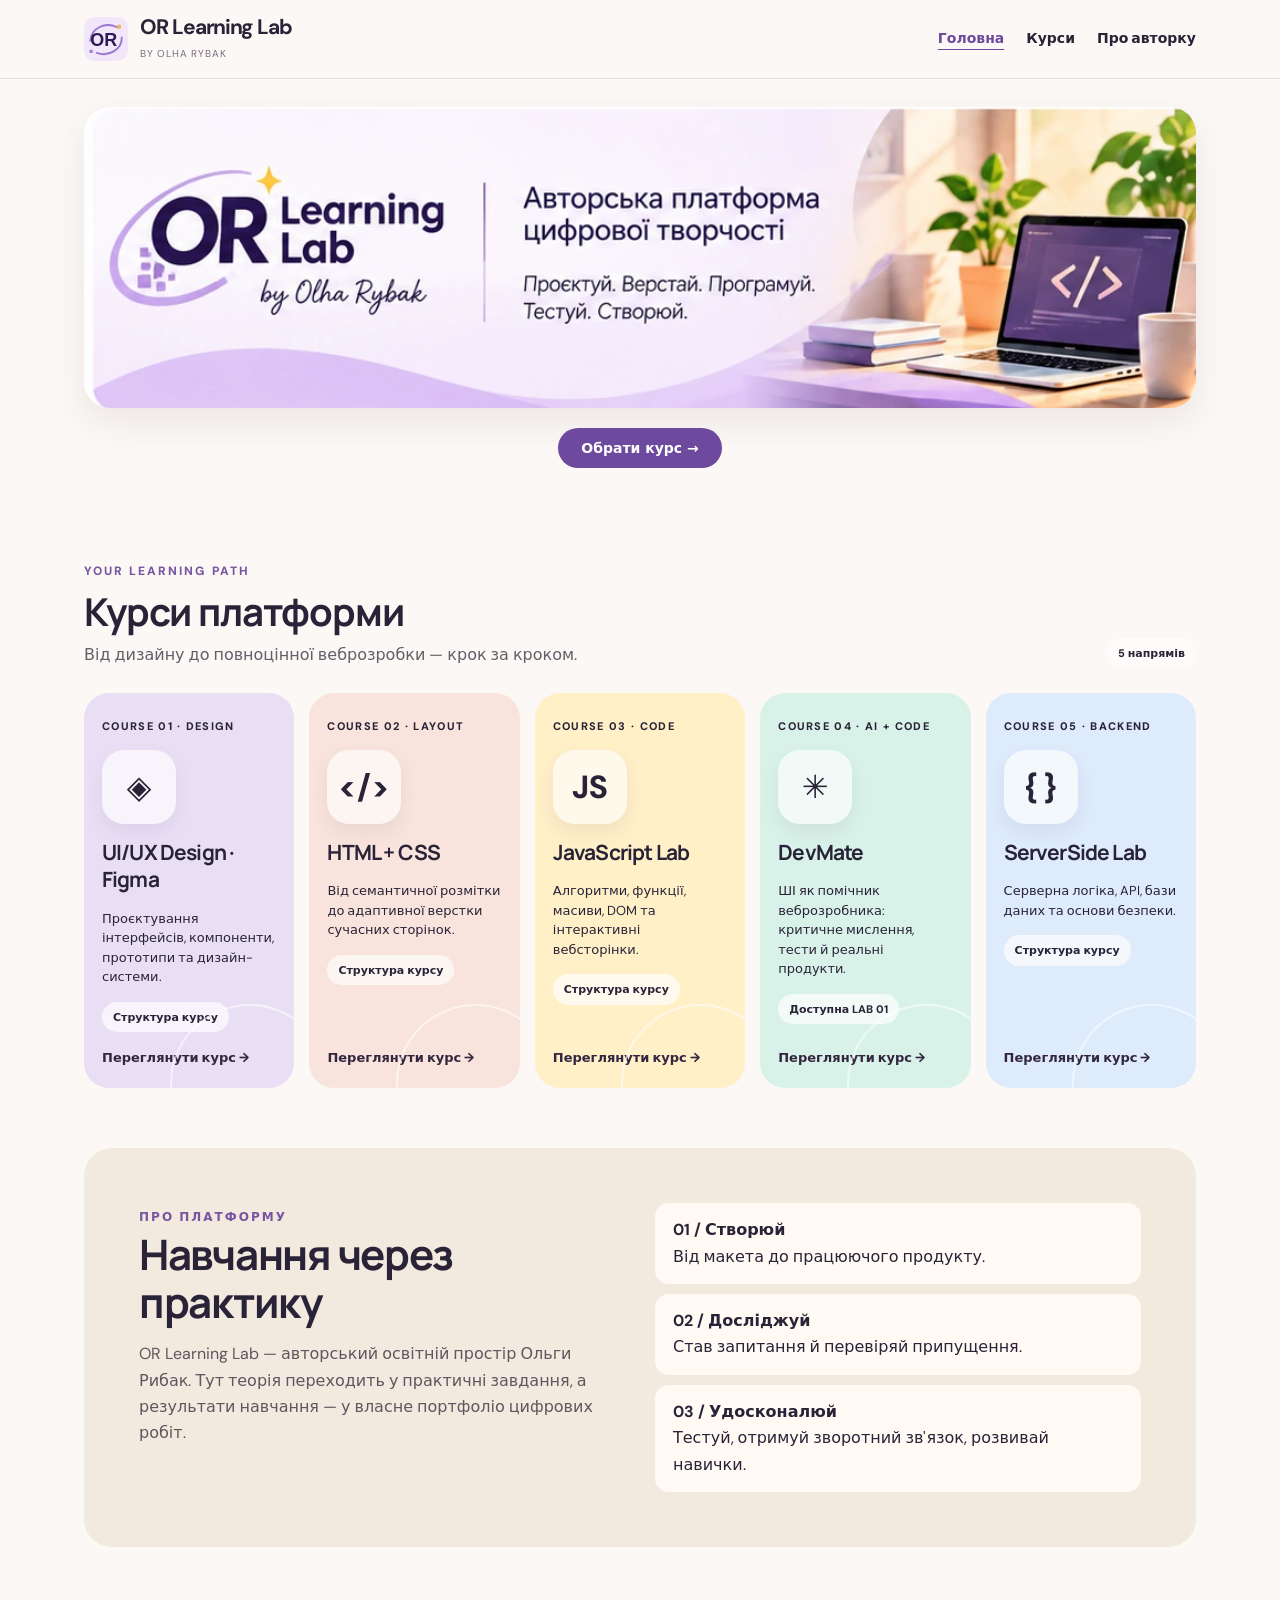
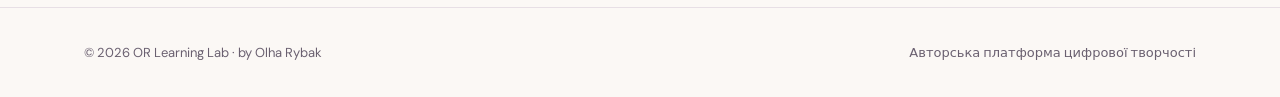
<file: index.html>
<!doctype html>
<html lang="uk"><head><meta charset="utf-8"/><meta content="width=device-width,initial-scale=1" name="viewport"/><meta content="#fbf8f5" name="theme-color"/><meta content="OR Learning Lab — авторські курси веброзробки та цифрової творчості Ольги Рибак" name="description"/><title>Авторська платформа цифрової творчості | OR Learning Lab</title><link href="assets/logo.svg" rel="icon" type="image/svg+xml"/><link href="assets/style.css" rel="stylesheet"/><link href="assets/platform.css" rel="stylesheet"/></head><body><a class="skip-link" href="#main-content">Перейти до основного вмісту</a><header class="platform-nav"><div class="wrap"><a class="brand" href="index.html"><img alt="OR" loading="lazy" src="assets/logo.svg"/><span><strong>OR Learning Lab</strong><small>BY OLHA RYBAK</small></span></a><nav aria-label="Головна навігація"><a aria-current="page" href="index.html">Головна</a><a href="index.html#courses">Курси</a><a href="index.html#about">Про авторку</a></nav></div></header><main class="wrap" id="main-content"><section aria-labelledby="platform-heading" class="hero-platform concept-hero"><h1 class="visually-hidden" id="platform-heading">OR Learning Lab — авторська платформа цифрової творчості</h1><img alt="OR Learning Lab by Olha Rybak — авторська платформа цифрової творчості. Проєктуй. Верстай. Програмуй. Тестуй. Створюй." class="concept-banner" src="assets/concept-banner.webp"/><div class="concept-actions"><a class="button" href="#courses">Обрати курс →</a></div></section><section aria-labelledby="courses-title" class="section" id="courses"><div class="course-intro"><div><span class="eyebrow">YOUR LEARNING PATH</span><h2 id="courses-title">Курси платформи</h2><p>Від дизайну до повноцінної веброзробки — крок за кроком.</p></div><span class="tag">5 напрямів</span></div><div class="course-grid"><article aria-labelledby="course-figma" class="course-card figma"><span class="course-number">COURSE 01 · DESIGN</span><div aria-hidden="true" class="course-icon">◈</div><h3 id="course-figma">UI/UX Design · Figma</h3><p>Проєктування інтерфейсів, компоненти, прототипи та дизайн-системи.</p><span class="tag">Структура курсу</span><a aria-label="Переглянути курс UI/UX Design · Figma" href="courses/figma/index.html">Переглянути курс →</a></article><article aria-labelledby="course-htmlcss" class="course-card htmlcss"><span class="course-number">COURSE 02 · LAYOUT</span><div aria-hidden="true" class="course-icon">&lt;/&gt;</div><h3 id="course-htmlcss">HTML + CSS</h3><p>Від семантичної розмітки до адаптивної верстки сучасних сторінок.</p><span class="tag">Структура курсу</span><a aria-label="Переглянути курс HTML + CSS" href="courses/html-css/index.html">Переглянути курс →</a></article><article aria-labelledby="course-javascript" class="course-card javascript"><span class="course-number">COURSE 03 · CODE</span><div aria-hidden="true" class="course-icon">JS</div><h3 id="course-javascript">JavaScript Lab</h3><p>Алгоритми, функції, масиви, DOM та інтерактивні вебсторінки.</p><span class="tag">Структура курсу</span><a aria-label="Переглянути курс JavaScript Lab" href="courses/javascript/index.html">Переглянути курс →</a></article><article aria-labelledby="course-devmate" class="course-card devmate"><span class="course-number">COURSE 04 · AI + CODE</span><div aria-hidden="true" class="course-icon">✳</div><h3 id="course-devmate">DevMate</h3><p>ШІ як помічник веброзробника: критичне мислення, тести й реальні продукти.</p><span class="tag">Доступна LAB 01</span><a aria-label="Переглянути курс DevMate" href="courses/devmate/index.html">Переглянути курс →</a></article><article aria-labelledby="course-backend" class="course-card backend"><span class="course-number">COURSE 05 · BACKEND</span><div aria-hidden="true" class="course-icon">{ }</div><h3 id="course-backend">ServerSide Lab</h3><p>Серверна логіка, API, бази даних та основи безпеки.</p><span class="tag">Структура курсу</span><a aria-label="Переглянути курс ServerSide Lab" href="courses/backend/index.html">Переглянути курс →</a></article></div></section><section aria-labelledby="about-title" class="about-panel" id="about"><div><span class="eyebrow">ПРО ПЛАТФОРМУ</span><h2 id="about-title">Навчання через практику</h2><p>OR Learning Lab — авторський освітній простір Ольги Рибак. Тут теорія переходить у практичні завдання, а результати навчання — у власне портфоліо цифрових робіт.</p></div><div class="about-details"><div><strong>01 / Створюй</strong><br/>Від макета до працюючого продукту.</div><div><strong>02 / Досліджуй</strong><br/>Став запитання й перевіряй припущення.</div><div><strong>03 / Удосконалюй</strong><br/>Тестуй, отримуй зворотний зв'язок, розвивай навички.</div></div></section></main><footer class="platform-footer"><div class="wrap"><span>© 2026 OR Learning Lab · by Olha Rybak</span><span>Авторська платформа цифрової творчості</span></div></footer></body></html>
</file>
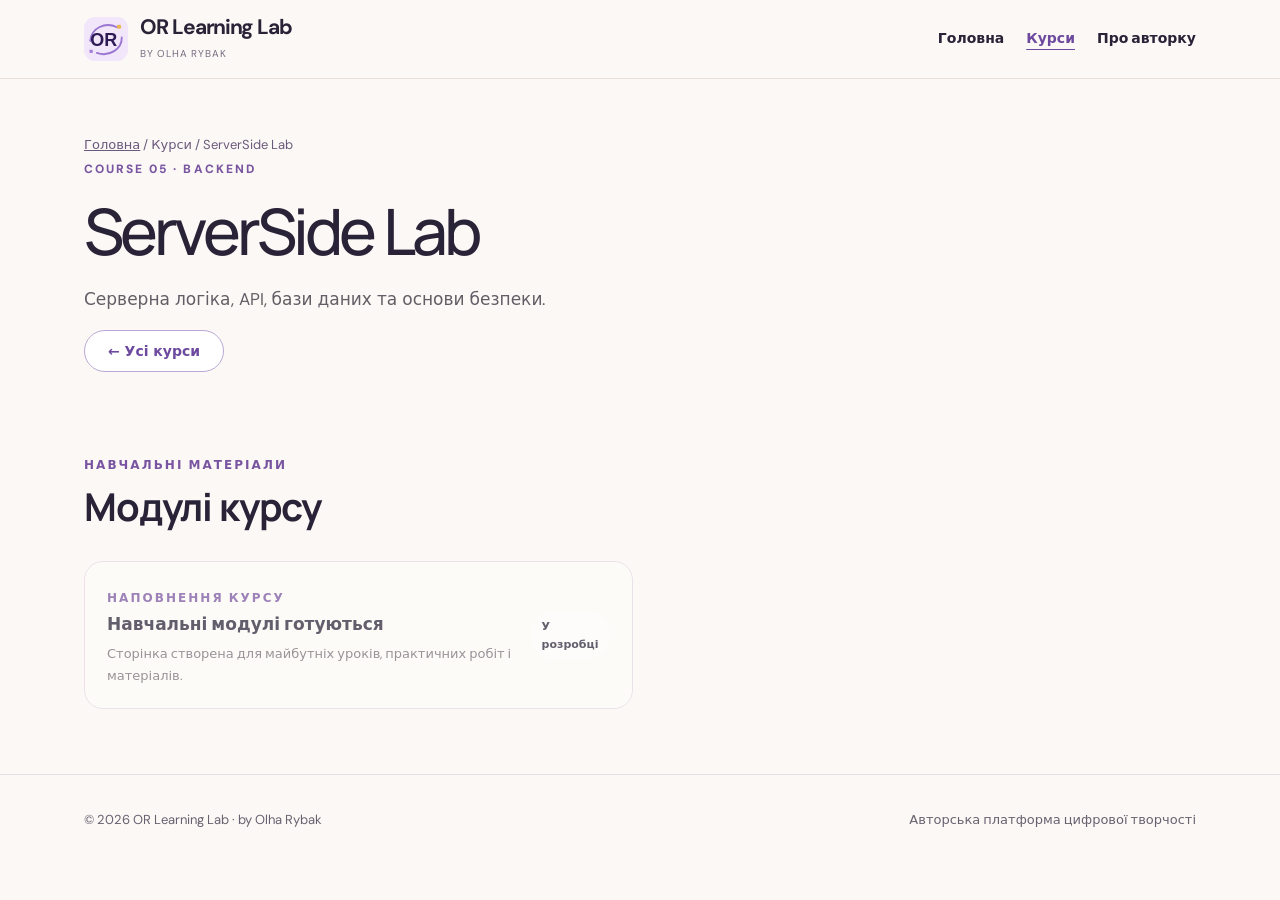
<file: courses/backend/index.html>
<!doctype html>
<html lang="uk"><head><meta charset="utf-8"/><meta content="width=device-width,initial-scale=1" name="viewport"/><meta content="#fbf8f5" name="theme-color"/><meta content="OR Learning Lab — авторські курси веброзробки та цифрової творчості Ольги Рибак" name="description"/><title>ServerSide Lab | OR Learning Lab</title><link href="../../assets/logo.svg" rel="icon" type="image/svg+xml"/><link href="../../assets/style.css" rel="stylesheet"/><link href="../../assets/platform.css" rel="stylesheet"/></head><body><a class="skip-link" href="#main-content">Перейти до основного вмісту</a><header class="platform-nav"><div class="wrap"><a class="brand" href="../../index.html"><img alt="OR" loading="lazy" src="../../assets/logo.svg"/><span><strong>OR Learning Lab</strong><small>BY OLHA RYBAK</small></span></a><nav aria-label="Головна навігація"><a href="../../index.html">Головна</a><a aria-current="page" href="../../index.html#courses">Курси</a><a href="../../index.html#about">Про авторку</a></nav></div></header><main class="wrap" id="main-content"><section class="course-page-head"><div class="course-breadcrumb"><a href="../../index.html">Головна</a> / Курси / ServerSide Lab</div><span class="eyebrow">COURSE 05 · BACKEND</span><h1>ServerSide Lab</h1><p>Серверна логіка, API, бази даних та основи безпеки.</p><a class="button secondary" href="../../index.html#courses">← Усі курси</a></section><section class="section"><div class="course-intro"><div><span class="eyebrow">НАВЧАЛЬНІ МАТЕРІАЛИ</span><h2>Модулі курсу</h2></div></div><div class="module-list"><article class="module muted-module"><div><span class="eyebrow">НАПОВНЕННЯ КУРСУ</span><strong>Навчальні модулі готуються</strong><p>Сторінка створена для майбутніх уроків, практичних робіт і матеріалів.</p></div><span class="tag">У розробці</span></article></div></section></main><footer class="platform-footer"><div class="wrap"><span>© 2026 OR Learning Lab · by Olha Rybak</span><span>Авторська платформа цифрової творчості</span></div></footer></body></html>
</file>
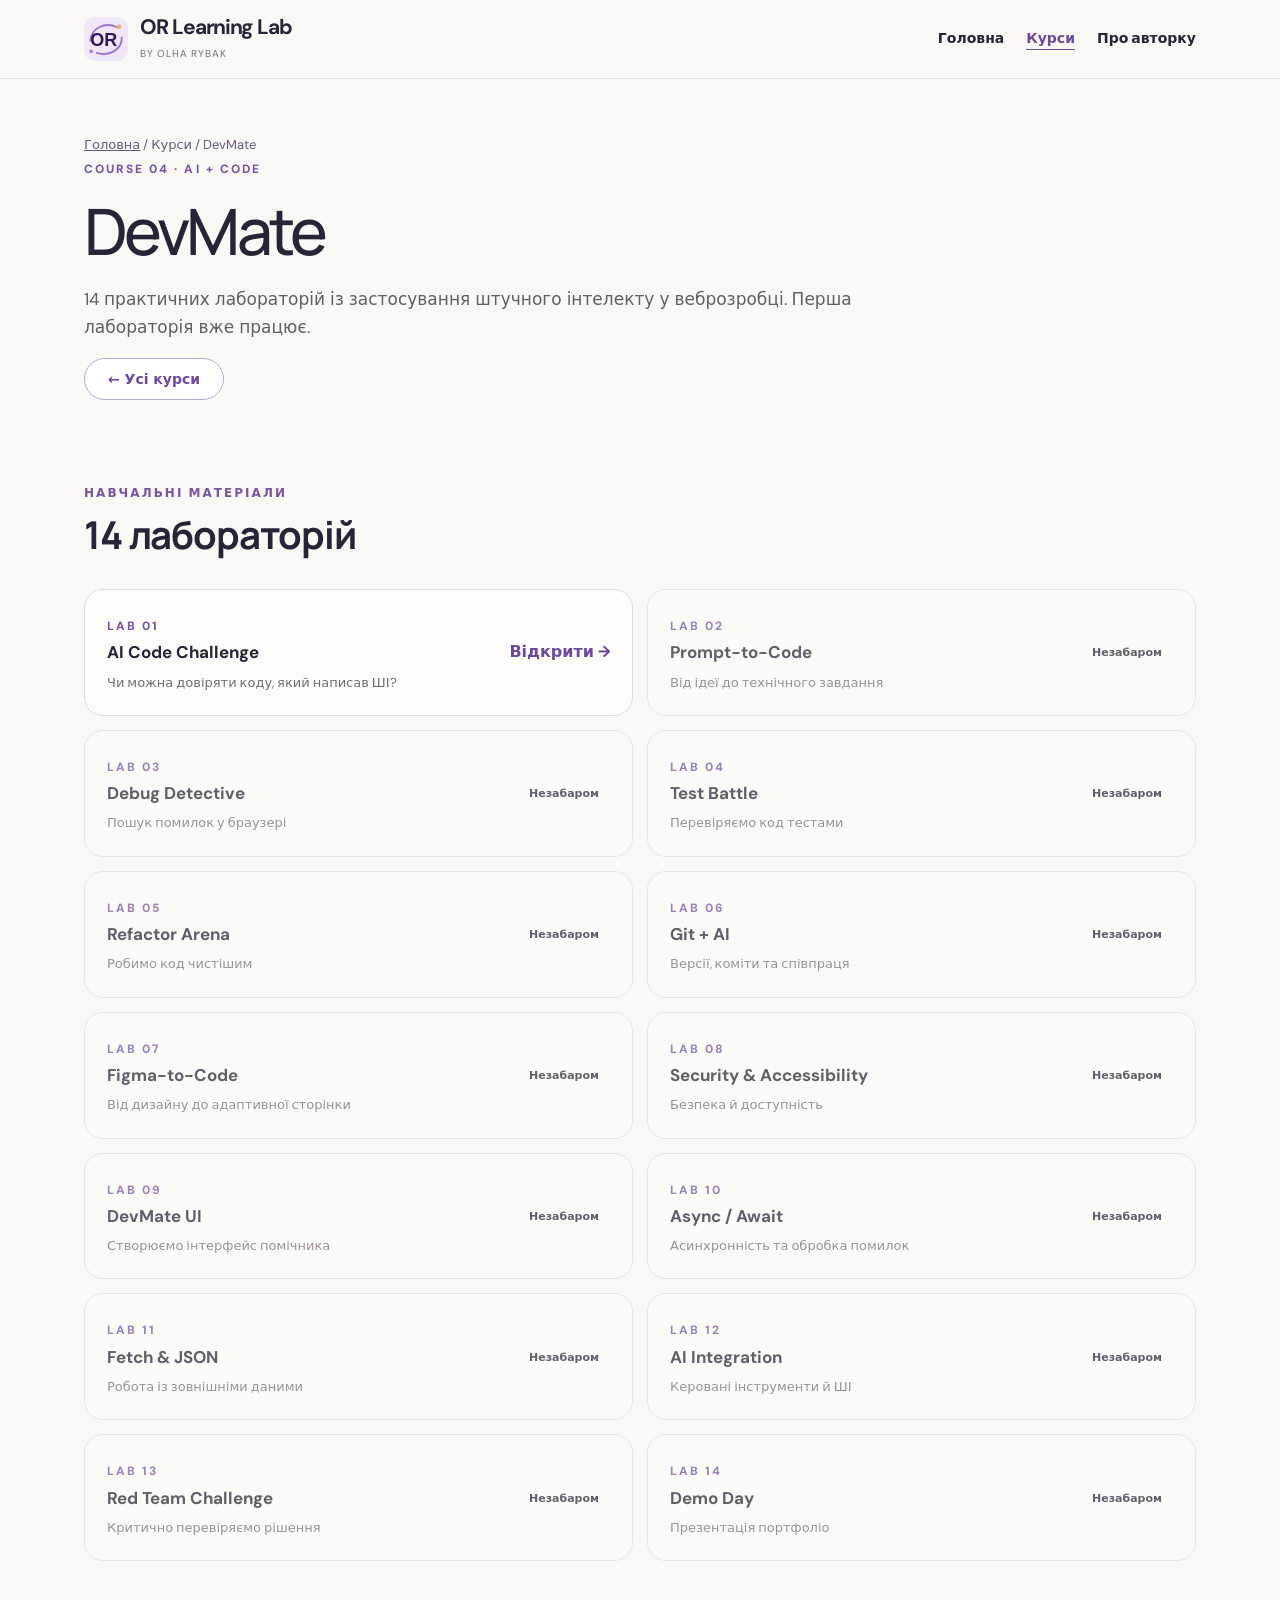
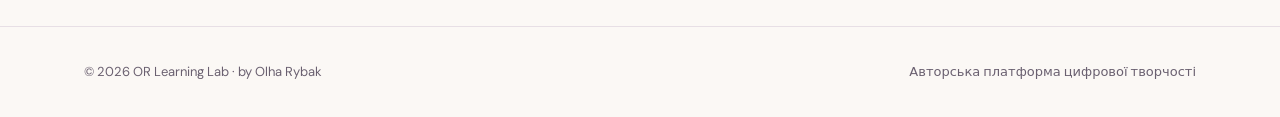
<file: courses/devmate/index.html>
<!doctype html>
<html lang="uk"><head><meta charset="utf-8"/><meta content="width=device-width,initial-scale=1" name="viewport"/><meta content="#fbf8f5" name="theme-color"/><meta content="OR Learning Lab — авторські курси веброзробки та цифрової творчості Ольги Рибак" name="description"/><title>DevMate | OR Learning Lab</title><link href="../../assets/logo.svg" rel="icon" type="image/svg+xml"/><link href="../../assets/style.css" rel="stylesheet"/><link href="../../assets/platform.css" rel="stylesheet"/></head><body><a class="skip-link" href="#main-content">Перейти до основного вмісту</a><header class="platform-nav"><div class="wrap"><a class="brand" href="../../index.html"><img alt="OR" loading="lazy" src="../../assets/logo.svg"/><span><strong>OR Learning Lab</strong><small>BY OLHA RYBAK</small></span></a><nav aria-label="Головна навігація"><a href="../../index.html">Головна</a><a aria-current="page" href="../../index.html#courses">Курси</a><a href="../../index.html#about">Про авторку</a></nav></div></header><main class="wrap" id="main-content"><section class="course-page-head"><div class="course-breadcrumb"><a href="../../index.html">Головна</a> / Курси / DevMate</div><span class="eyebrow">COURSE 04 · AI + CODE</span><h1>DevMate</h1><p>14 практичних лабораторій із застосування штучного інтелекту у веброзробці. Перша лабораторія вже працює.</p><a class="button secondary" href="../../index.html#courses">← Усі курси</a></section><section class="section"><div class="course-intro"><div><span class="eyebrow">НАВЧАЛЬНІ МАТЕРІАЛИ</span><h2>14 лабораторій</h2></div></div><div class="module-list"><article class="module"><div><span class="eyebrow">LAB 01</span><strong>AI Code Challenge</strong><p>Чи можна довіряти коду, який написав ШІ?</p></div><a href="lab-01/index.html">Відкрити →</a></article><article class="module muted-module"><div><span class="eyebrow">LAB 02</span><strong>Prompt-to-Code</strong><p>Від ідеї до технічного завдання</p></div><span class="tag">Незабаром</span></article><article class="module muted-module"><div><span class="eyebrow">LAB 03</span><strong>Debug Detective</strong><p>Пошук помилок у браузері</p></div><span class="tag">Незабаром</span></article><article class="module muted-module"><div><span class="eyebrow">LAB 04</span><strong>Test Battle</strong><p>Перевіряємо код тестами</p></div><span class="tag">Незабаром</span></article><article class="module muted-module"><div><span class="eyebrow">LAB 05</span><strong>Refactor Arena</strong><p>Робимо код чистішим</p></div><span class="tag">Незабаром</span></article><article class="module muted-module"><div><span class="eyebrow">LAB 06</span><strong>Git + AI</strong><p>Версії, коміти та співпраця</p></div><span class="tag">Незабаром</span></article><article class="module muted-module"><div><span class="eyebrow">LAB 07</span><strong>Figma-to-Code</strong><p>Від дизайну до адаптивної сторінки</p></div><span class="tag">Незабаром</span></article><article class="module muted-module"><div><span class="eyebrow">LAB 08</span><strong>Security &amp; Accessibility</strong><p>Безпека й доступність</p></div><span class="tag">Незабаром</span></article><article class="module muted-module"><div><span class="eyebrow">LAB 09</span><strong>DevMate UI</strong><p>Створюємо інтерфейс помічника</p></div><span class="tag">Незабаром</span></article><article class="module muted-module"><div><span class="eyebrow">LAB 10</span><strong>Async / Await</strong><p>Асинхронність та обробка помилок</p></div><span class="tag">Незабаром</span></article><article class="module muted-module"><div><span class="eyebrow">LAB 11</span><strong>Fetch &amp; JSON</strong><p>Робота із зовнішніми даними</p></div><span class="tag">Незабаром</span></article><article class="module muted-module"><div><span class="eyebrow">LAB 12</span><strong>AI Integration</strong><p>Керовані інструменти й ШІ</p></div><span class="tag">Незабаром</span></article><article class="module muted-module"><div><span class="eyebrow">LAB 13</span><strong>Red Team Challenge</strong><p>Критично перевіряємо рішення</p></div><span class="tag">Незабаром</span></article><article class="module muted-module"><div><span class="eyebrow">LAB 14</span><strong>Demo Day</strong><p>Презентація портфоліо</p></div><span class="tag">Незабаром</span></article></div></section></main><footer class="platform-footer"><div class="wrap"><span>© 2026 OR Learning Lab · by Olha Rybak</span><span>Авторська платформа цифрової творчості</span></div></footer></body></html>
</file>
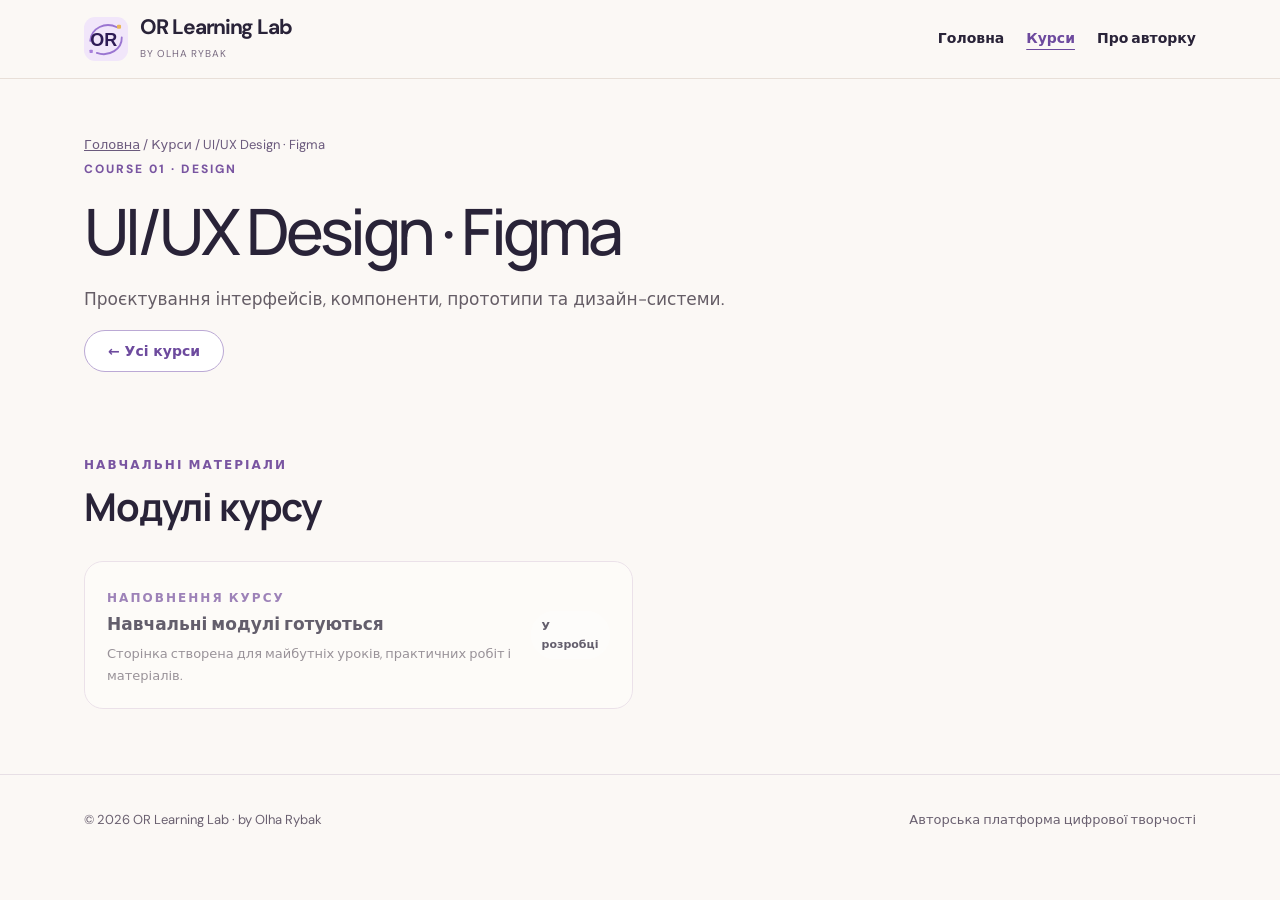
<file: courses/figma/index.html>
<!doctype html>
<html lang="uk"><head><meta charset="utf-8"/><meta content="width=device-width,initial-scale=1" name="viewport"/><meta content="#fbf8f5" name="theme-color"/><meta content="OR Learning Lab — авторські курси веброзробки та цифрової творчості Ольги Рибак" name="description"/><title>UI/UX Design · Figma | OR Learning Lab</title><link href="../../assets/logo.svg" rel="icon" type="image/svg+xml"/><link href="../../assets/style.css" rel="stylesheet"/><link href="../../assets/platform.css" rel="stylesheet"/></head><body><a class="skip-link" href="#main-content">Перейти до основного вмісту</a><header class="platform-nav"><div class="wrap"><a class="brand" href="../../index.html"><img alt="OR" loading="lazy" src="../../assets/logo.svg"/><span><strong>OR Learning Lab</strong><small>BY OLHA RYBAK</small></span></a><nav aria-label="Головна навігація"><a href="../../index.html">Головна</a><a aria-current="page" href="../../index.html#courses">Курси</a><a href="../../index.html#about">Про авторку</a></nav></div></header><main class="wrap" id="main-content"><section class="course-page-head"><div class="course-breadcrumb"><a href="../../index.html">Головна</a> / Курси / UI/UX Design · Figma</div><span class="eyebrow">COURSE 01 · DESIGN</span><h1>UI/UX Design · Figma</h1><p>Проєктування інтерфейсів, компоненти, прототипи та дизайн-системи.</p><a class="button secondary" href="../../index.html#courses">← Усі курси</a></section><section class="section"><div class="course-intro"><div><span class="eyebrow">НАВЧАЛЬНІ МАТЕРІАЛИ</span><h2>Модулі курсу</h2></div></div><div class="module-list"><article class="module muted-module"><div><span class="eyebrow">НАПОВНЕННЯ КУРСУ</span><strong>Навчальні модулі готуються</strong><p>Сторінка створена для майбутніх уроків, практичних робіт і матеріалів.</p></div><span class="tag">У розробці</span></article></div></section></main><footer class="platform-footer"><div class="wrap"><span>© 2026 OR Learning Lab · by Olha Rybak</span><span>Авторська платформа цифрової творчості</span></div></footer></body></html>
</file>
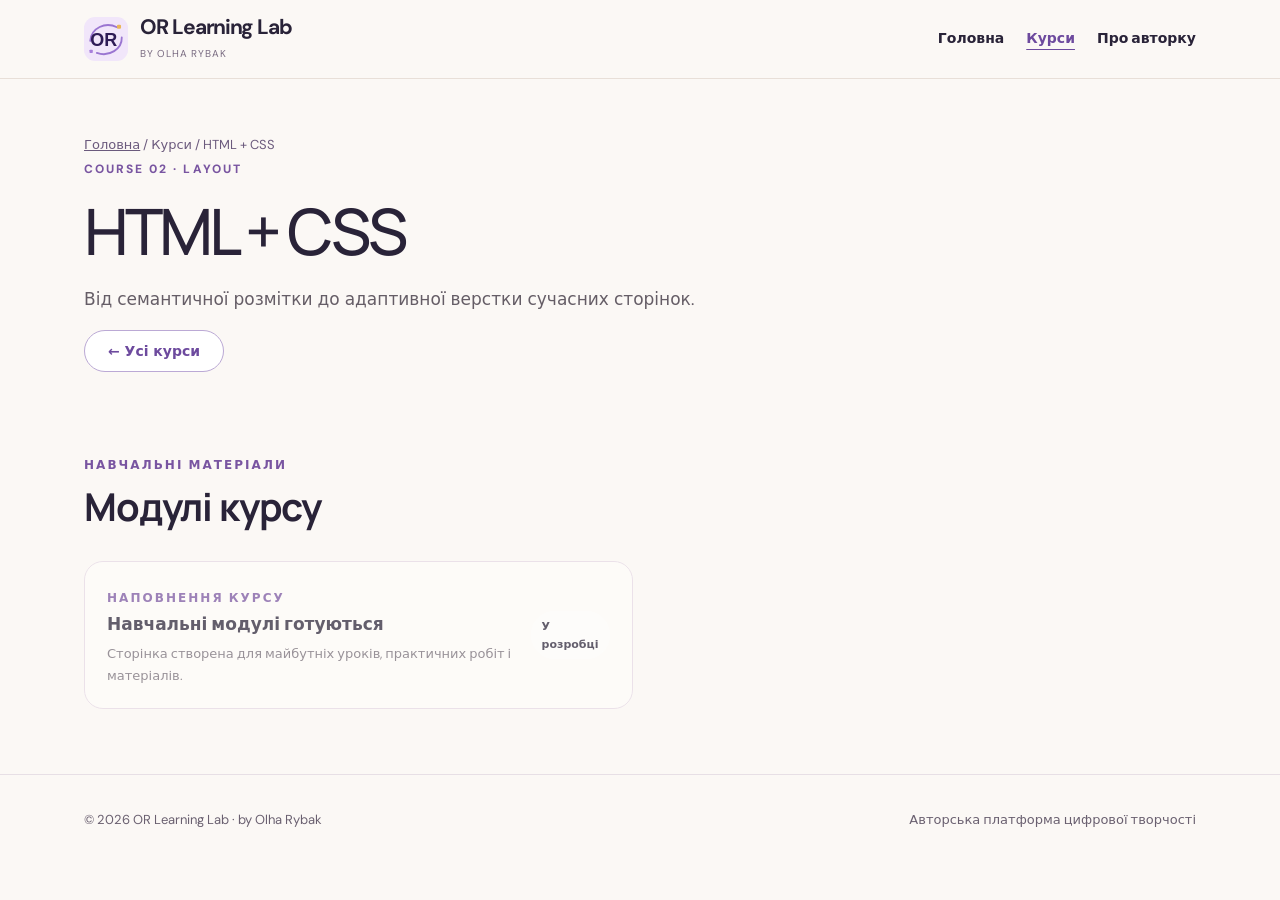
<file: courses/html-css/index.html>
<!doctype html>
<html lang="uk"><head><meta charset="utf-8"/><meta content="width=device-width,initial-scale=1" name="viewport"/><meta content="#fbf8f5" name="theme-color"/><meta content="OR Learning Lab — авторські курси веброзробки та цифрової творчості Ольги Рибак" name="description"/><title>HTML + CSS | OR Learning Lab</title><link href="../../assets/logo.svg" rel="icon" type="image/svg+xml"/><link href="../../assets/style.css" rel="stylesheet"/><link href="../../assets/platform.css" rel="stylesheet"/></head><body><a class="skip-link" href="#main-content">Перейти до основного вмісту</a><header class="platform-nav"><div class="wrap"><a class="brand" href="../../index.html"><img alt="OR" loading="lazy" src="../../assets/logo.svg"/><span><strong>OR Learning Lab</strong><small>BY OLHA RYBAK</small></span></a><nav aria-label="Головна навігація"><a href="../../index.html">Головна</a><a aria-current="page" href="../../index.html#courses">Курси</a><a href="../../index.html#about">Про авторку</a></nav></div></header><main class="wrap" id="main-content"><section class="course-page-head"><div class="course-breadcrumb"><a href="../../index.html">Головна</a> / Курси / HTML + CSS</div><span class="eyebrow">COURSE 02 · LAYOUT</span><h1>HTML + CSS</h1><p>Від семантичної розмітки до адаптивної верстки сучасних сторінок.</p><a class="button secondary" href="../../index.html#courses">← Усі курси</a></section><section class="section"><div class="course-intro"><div><span class="eyebrow">НАВЧАЛЬНІ МАТЕРІАЛИ</span><h2>Модулі курсу</h2></div></div><div class="module-list"><article class="module muted-module"><div><span class="eyebrow">НАПОВНЕННЯ КУРСУ</span><strong>Навчальні модулі готуються</strong><p>Сторінка створена для майбутніх уроків, практичних робіт і матеріалів.</p></div><span class="tag">У розробці</span></article></div></section></main><footer class="platform-footer"><div class="wrap"><span>© 2026 OR Learning Lab · by Olha Rybak</span><span>Авторська платформа цифрової творчості</span></div></footer></body></html>
</file>
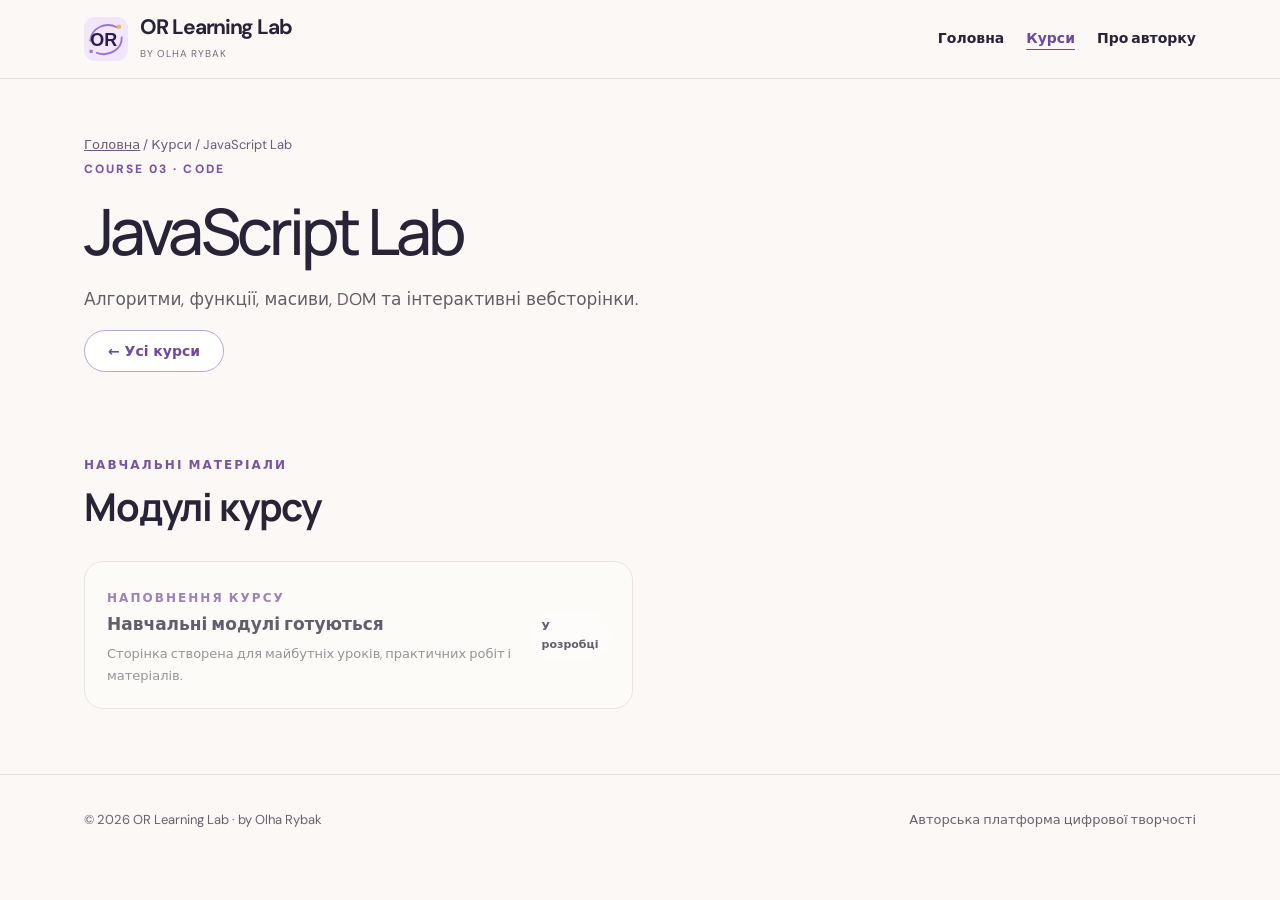
<file: courses/javascript/index.html>
<!doctype html>
<html lang="uk"><head><meta charset="utf-8"/><meta content="width=device-width,initial-scale=1" name="viewport"/><meta content="#fbf8f5" name="theme-color"/><meta content="OR Learning Lab — авторські курси веброзробки та цифрової творчості Ольги Рибак" name="description"/><title>JavaScript Lab | OR Learning Lab</title><link href="../../assets/logo.svg" rel="icon" type="image/svg+xml"/><link href="../../assets/style.css" rel="stylesheet"/><link href="../../assets/platform.css" rel="stylesheet"/></head><body><a class="skip-link" href="#main-content">Перейти до основного вмісту</a><header class="platform-nav"><div class="wrap"><a class="brand" href="../../index.html"><img alt="OR" loading="lazy" src="../../assets/logo.svg"/><span><strong>OR Learning Lab</strong><small>BY OLHA RYBAK</small></span></a><nav aria-label="Головна навігація"><a href="../../index.html">Головна</a><a aria-current="page" href="../../index.html#courses">Курси</a><a href="../../index.html#about">Про авторку</a></nav></div></header><main class="wrap" id="main-content"><section class="course-page-head"><div class="course-breadcrumb"><a href="../../index.html">Головна</a> / Курси / JavaScript Lab</div><span class="eyebrow">COURSE 03 · CODE</span><h1>JavaScript Lab</h1><p>Алгоритми, функції, масиви, DOM та інтерактивні вебсторінки.</p><a class="button secondary" href="../../index.html#courses">← Усі курси</a></section><section class="section"><div class="course-intro"><div><span class="eyebrow">НАВЧАЛЬНІ МАТЕРІАЛИ</span><h2>Модулі курсу</h2></div></div><div class="module-list"><article class="module muted-module"><div><span class="eyebrow">НАПОВНЕННЯ КУРСУ</span><strong>Навчальні модулі готуються</strong><p>Сторінка створена для майбутніх уроків, практичних робіт і матеріалів.</p></div><span class="tag">У розробці</span></article></div></section></main><footer class="platform-footer"><div class="wrap"><span>© 2026 OR Learning Lab · by Olha Rybak</span><span>Авторська платформа цифрової творчості</span></div></footer></body></html>
</file>
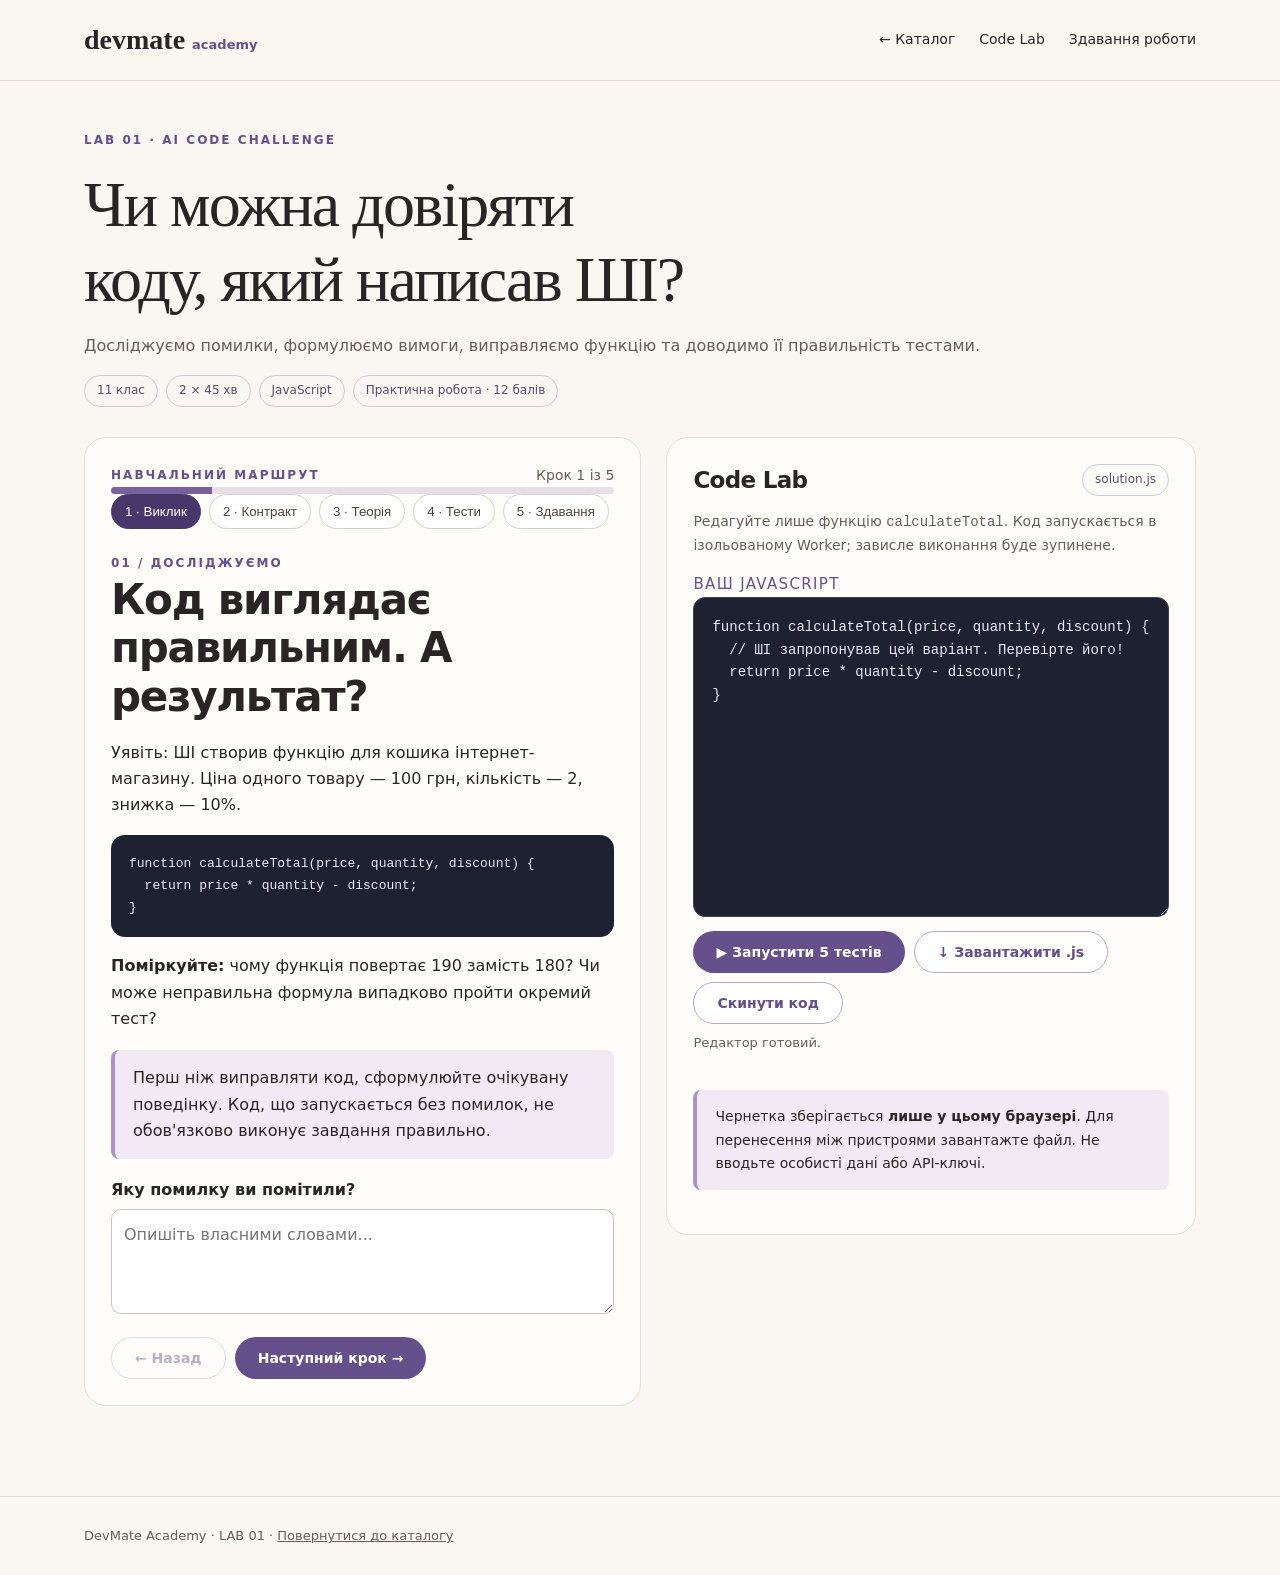
<file: lessons/lesson-01/index.html>
<!doctype html><html lang="uk"><head><meta charset="utf-8"><meta name="viewport" content="width=device-width,initial-scale=1"><title>LAB 01 — AI Code Challenge | DevMate Academy</title><link rel="stylesheet" href="../../assets/style.css"></head><body><header class="header"><nav class="wrap nav" aria-label="Головна навігація"><a class="logo" href="../../index.html">devmate <span>academy</span></a><div class="navlinks"><a href="../../index.html">← Каталог</a><a href="#workspace">Code Lab</a><a href="#submit">Здавання роботи</a></div></nav></header><main class="wrap"><section class="lesson-hero"><span class="eyebrow">Lab 01 · AI Code Challenge</span><h1>Чи можна довіряти<br>коду, який написав ШІ?</h1><p class="muted">Досліджуємо помилки, формулюємо вимоги, виправляємо функцію та доводимо її правильність тестами.</p><div class="pills"><span class="pill">11 клас</span><span class="pill">2 × 45 хв</span><span class="pill">JavaScript</span><span class="pill">Практична робота · 12 балів</span></div></section><div class="lesson-layout"><div><div class="panel"><div class="lab-head"><span class="eyebrow">Навчальний маршрут</span><span id="stepCount" class="muted compact">Крок 1 із 5</span></div><div class="progress" aria-label="Прогрес кроків"><div id="progressFill"></div></div><div class="stepper" aria-label="Етапи уроку"><button type="button" data-step="0" class="active">1 · Виклик</button><button type="button" data-step="1">2 · Контракт</button><button type="button" data-step="2">3 · Теорія</button><button type="button" data-step="3">4 · Тести</button><button type="button" data-step="4">5 · Здавання</button></div><section class="step active" data-page="0"><span class="eyebrow">01 / Досліджуємо</span><h2>Код виглядає правильним. А результат?</h2><p>Уявіть: ШІ створив функцію для кошика інтернет-магазину. Ціна одного товару — 100 грн, кількість — 2, знижка — 10%.</p><pre>function calculateTotal(price, quantity, discount) {
  return price * quantity - discount;
}</pre><p><strong>Поміркуйте:</strong> чому функція повертає 190 замість 180? Чи може неправильна формула випадково пройти окремий тест?</p><div class="callout">Перш ніж виправляти код, сформулюйте очікувану поведінку. Код, що запускається без помилок, не обов'язково виконує завдання правильно.</div><div class="question"><label for="bugNote">Яку помилку ви помітили?</label><textarea id="bugNote" class="field" rows="3" placeholder="Опишіть власними словами..."></textarea></div></section><section class="step" data-page="1"><span class="eyebrow">02 / Уточнюємо вимоги</span><h2>Контракт функції</h2><p>Контракт — домовленість про допустимі аргументи, очікуваний результат і поведінку в разі некоректних даних.</p><ul><li><strong>price:</strong> скінченне число ≥ 0;</li><li><strong>quantity:</strong> ціле невід'ємне число;</li><li><strong>discount:</strong> скінченне число від 0 до 100;</li><li><strong>результат:</strong> сума після відсоткової знижки;</li><li><strong>помилкові дані:</strong> генерувати виняток.</li></ul><div class="formula">total = price × quantity × (1 − discount / 100)</div><p class="compact muted">Ціла кількість — умова саме цієї вправи. У реальних продажах товарів на вагу дробова кількість може бути допустимою.</p><div class="question"><label for="contractNote">Який результат очікуєте для (200, 3, 25)? Чому?</label><input id="contractNote" class="field" placeholder="Відповідь і пояснення"></div></section><section class="step" data-page="2"><span class="eyebrow">03 / Розбираємо JavaScript</span><h2>Перевіряємо дані</h2><p><code>Number.isFinite(value)</code> повертає <code>true</code> лише для скінченного значення типу <code>number</code>. <code>Number.isInteger(value)</code> перевіряє цілочисельність, але не забороняє від'ємні числа.</p><pre>Number.isFinite(100);      // true
Number.isFinite('100');    // false
Number.isFinite(Infinity); // false
Number.isInteger(1.5);    // false
Number.isInteger(-3);     // true</pre><p>Оператор <code>===</code> порівнює значення без перетворення типів. <code>throw new RangeError(...)</code> створює виняток для недопустимого значення.</p><div class="callout"><strong>Знайомство з async:</strong> <code>async () =&gt; ...</code> — асинхронна стрілкова функція. Вона завжди повертає Promise. У нашій вправі асинхронність не потрібна для обчислення, але може використовуватися тестовою системою. <code>await</code> дозволяє отримати результат Promise всередині асинхронної функції. Самостійно писати async сьогодні не обов'язково.</div><p><strong>Питання:</strong> чому перевірки <code>Number.isInteger(quantity)</code> недостатньо? Що станеться при <code>quantity = -3</code>?</p><p class="compact">Джерела: <a href="https://developer.mozilla.org/en-US/docs/Web/JavaScript/Reference/Global_Objects/Number/isFinite" target="_blank" rel="noopener noreferrer">MDN isFinite</a> · <a href="https://developer.mozilla.org/en-US/docs/Web/JavaScript/Reference/Global_Objects/Number/isInteger" target="_blank" rel="noopener noreferrer">MDN isInteger</a> · <a href="https://developer.mozilla.org/en-US/docs/Web/JavaScript/Reference/Statements/async_function" target="_blank" rel="noopener noreferrer">MDN async</a></p></section><section class="step" data-page="3"><span class="eyebrow">04 / Практика</span><h2>П'ять тестів + власний</h2><p>Виправте функцію у редакторі праворуч. Запустіть перевірку. Для помилкових аргументів функція повинна генерувати виняток.</p><ol><li>Звичайна знижка: <code>(100, 2, 10) → 180</code></li><li>Нульова кількість: <code>(100, 0, 10) → 0</code></li><li>Знижка 100%: <code>(100, 1, 100) → 0</code></li><li>Недопустима знижка: <code>(100, 1, 101) → виняток</code></li><li>Дробова кількість: <code>(100, 1.5, 10) → виняток</code></li></ol><div class="callout warn"><strong>Підказка:</strong> використайте <code>Number.isFinite()</code>, <code>Number.isInteger()</code> та перевірки меж. Не підмінюйте тести: потрібно виправити саму функцію.</div><div class="question"><label for="customTest">Власний тест: аргументи через кому (наприклад: 50, 2, 0)</label><input id="customTest" class="field" value="50, 2, 0" spellcheck="false"></div><div class="question"><label for="customExpected">Очікуване число або слово «помилка»</label><input id="customExpected" class="field" value="100" spellcheck="false"></div><button class="button secondary" id="customRun" type="button">Запустити власний тест</button><div id="customResult" class="feedback" aria-live="polite"></div><p class="compact muted">Власний тест має перевіряти новий випадок, а не повторювати базові приклади.</p></section><section class="step" data-page="4" id="submit"><span class="eyebrow">05 / Результат</span><h2>Захист і здавання роботи</h2><p>Завантажте свій файл <code>calculateTotal.js</code> кнопкою праворуч. До Moodle надішліть його разом із коротким звітом (5–7 речень) та власним тестом.</p><div class="question"><label for="reflection">Поясніть: що ви виправили, як перевірили, чому обрали власний тест?</label><textarea id="reflection" class="field" rows="6" placeholder="Мій висновок..."></textarea></div><h3>Критерії — 12 балів</h3><ul><li>Аналіз початкової помилки — 2</li><li>Правильність обчислення — 2</li><li>Перевірка аргументів — 3</li><li>Базові тести й аналіз — 2</li><li>Власний тест — 2</li><li>Пояснення рішення — 1</li></ul><button id="reportDownload" type="button" class="button secondary">Завантажити звіт .txt</button><p class="compact muted">Оцінку виставляє вчитель у Moodle. PASS / FAIL на сайті — інструмент самоперевірки, а не автоматична оцінка.</p></section><div class="actions"><button id="prevStep" class="button secondary" type="button" disabled>← Назад</button><button id="nextStep" class="button" type="button">Наступний крок →</button></div></div></div><aside class="lab-sticky" id="workspace"><div class="panel"><div class="lab-head"><h2>Code Lab</h2><span class="pill">solution.js</span></div><p class="compact muted">Редагуйте лише функцію <code>calculateTotal</code>. Код запускається в ізольованому Worker; зависле виконання буде зупинене.</p><label for="editor" class="small-heading">Ваш JavaScript</label><textarea id="editor" class="editor" spellcheck="false" aria-label="Редактор JavaScript"></textarea><div class="actions"><button id="runTests" class="button" type="button">▶ Запустити 5 тестів</button><button id="downloadCode" class="button secondary" type="button">↓ Завантажити .js</button><button id="resetCode" class="button secondary" type="button">Скинути код</button></div><div id="runFeedback" class="feedback" role="status" aria-live="polite">Редактор готовий.</div><div id="testResults" class="test-results" aria-live="polite"></div><div class="callout compact">Чернетка зберігається <strong>лише у цьому браузері</strong>. Для перенесення між пристроями завантажте файл. Не вводьте особисті дані або API-ключі.</div></div></aside></div></main><footer class="footer"><div class="wrap">DevMate Academy · LAB 01 · <a href="../../index.html">Повернутися до каталогу</a></div></footer><script src="../../assets/lab.js"></script></body></html>
</file>
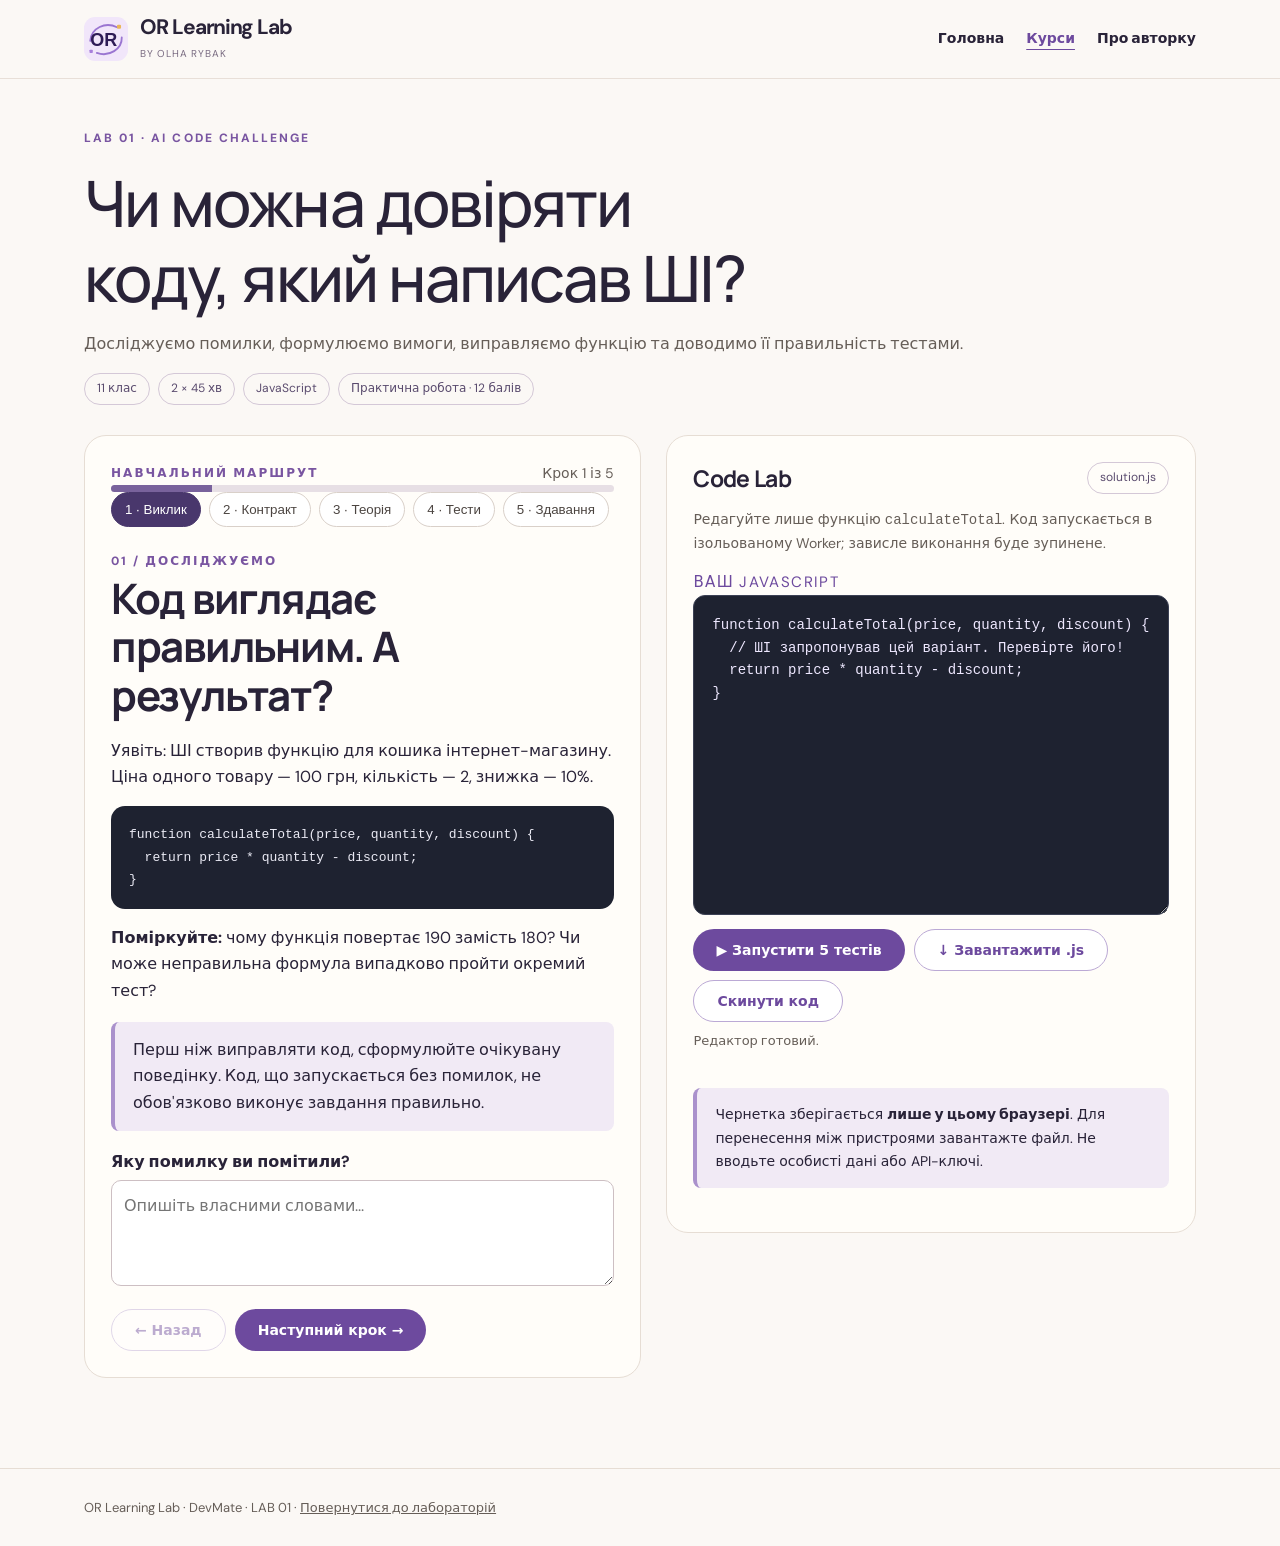
<file: courses/devmate/lab-01/index.html>
<!doctype html>
<html lang="uk"><head><meta charset="utf-8"/><meta content="width=device-width,initial-scale=1" name="viewport"/><title>LAB 01 — AI Code Challenge | OR Learning Lab · DevMate</title><link href="../../../assets/style.css" rel="stylesheet"/><link href="../../../assets/platform.css" rel="stylesheet"/><link href="../../../assets/logo.svg" rel="icon" type="image/svg+xml"/></head><body><a class="skip-link" href="#main-content">Перейти до основного вмісту</a><header class="platform-nav"><div class="wrap"><a class="brand" href="../../../index.html"><img alt="OR" loading="lazy" src="../../../assets/logo.svg"/><span><strong>OR Learning Lab</strong><small>BY OLHA RYBAK</small></span></a><nav aria-label="Головна навігація"><a href="../../../index.html">Головна</a><a aria-current="page" href="../../../index.html#courses">Курси</a><a href="../../../index.html#about">Про авторку</a></nav></div></header><main class="wrap" id="main-content"><section class="lesson-hero"><span class="eyebrow">Lab 01 · AI Code Challenge</span><h1>Чи можна довіряти<br/>коду, який написав ШІ?</h1><p class="muted">Досліджуємо помилки, формулюємо вимоги, виправляємо функцію та доводимо її правильність тестами.</p><div class="pills"><span class="pill">11 клас</span><span class="pill">2 × 45 хв</span><span class="pill">JavaScript</span><span class="pill">Практична робота · 12 балів</span></div></section><div class="lesson-layout"><div><div class="panel"><div class="lab-head"><span class="eyebrow">Навчальний маршрут</span><span class="muted compact" id="stepCount">Крок 1 із 5</span></div><div aria-label="Прогрес кроків" class="progress"><div id="progressFill"></div></div><div aria-label="Етапи уроку" class="stepper"><button class="active" data-step="0" type="button">1 · Виклик</button><button data-step="1" type="button">2 · Контракт</button><button data-step="2" type="button">3 · Теорія</button><button data-step="3" type="button">4 · Тести</button><button data-step="4" type="button">5 · Здавання</button></div><section class="step active" data-page="0"><span class="eyebrow">01 / Досліджуємо</span><h2>Код виглядає правильним. А результат?</h2><p>Уявіть: ШІ створив функцію для кошика інтернет-магазину. Ціна одного товару — 100 грн, кількість — 2, знижка — 10%.</p><pre>function calculateTotal(price, quantity, discount) {
  return price * quantity - discount;
}</pre><p><strong>Поміркуйте:</strong> чому функція повертає 190 замість 180? Чи може неправильна формула випадково пройти окремий тест?</p><div class="callout">Перш ніж виправляти код, сформулюйте очікувану поведінку. Код, що запускається без помилок, не обов'язково виконує завдання правильно.</div><div class="question"><label for="bugNote">Яку помилку ви помітили?</label><textarea class="field" id="bugNote" placeholder="Опишіть власними словами..." rows="3"></textarea></div></section><section class="step" data-page="1"><span class="eyebrow">02 / Уточнюємо вимоги</span><h2>Контракт функції</h2><p>Контракт — домовленість про допустимі аргументи, очікуваний результат і поведінку в разі некоректних даних.</p><ul><li><strong>price:</strong> скінченне число ≥ 0;</li><li><strong>quantity:</strong> ціле невід'ємне число;</li><li><strong>discount:</strong> скінченне число від 0 до 100;</li><li><strong>результат:</strong> сума після відсоткової знижки;</li><li><strong>помилкові дані:</strong> генерувати виняток.</li></ul><div class="formula">total = price × quantity × (1 − discount / 100)</div><p class="compact muted">Ціла кількість — умова саме цієї вправи. У реальних продажах товарів на вагу дробова кількість може бути допустимою.</p><div class="question"><label for="contractNote">Який результат очікуєте для (200, 3, 25)? Чому?</label><input class="field" id="contractNote" placeholder="Відповідь і пояснення"/></div></section><section class="step" data-page="2"><span class="eyebrow">03 / Розбираємо JavaScript</span><h2>Перевіряємо дані</h2><p><code>Number.isFinite(value)</code> повертає <code>true</code> лише для скінченного значення типу <code>number</code>. <code>Number.isInteger(value)</code> перевіряє цілочисельність, але не забороняє від'ємні числа.</p><pre>Number.isFinite(100);      // true
Number.isFinite('100');    // false
Number.isFinite(Infinity); // false
Number.isInteger(1.5);    // false
Number.isInteger(-3);     // true</pre><p>Оператор <code>===</code> порівнює значення без перетворення типів. <code>throw new RangeError(...)</code> створює виняток для недопустимого значення.</p><div class="callout"><strong>Знайомство з async:</strong> <code>async () =&gt; ...</code> — асинхронна стрілкова функція. Вона завжди повертає Promise. У нашій вправі асинхронність не потрібна для обчислення, але може використовуватися тестовою системою. <code>await</code> дозволяє отримати результат Promise всередині асинхронної функції. Самостійно писати async сьогодні не обов'язково.</div><p><strong>Питання:</strong> чому перевірки <code>Number.isInteger(quantity)</code> недостатньо? Що станеться при <code>quantity = -3</code>?</p><p class="compact">Джерела: <a href="https://developer.mozilla.org/en-US/docs/Web/JavaScript/Reference/Global_Objects/Number/isFinite" rel="noopener noreferrer" target="_blank">MDN isFinite</a> · <a href="https://developer.mozilla.org/en-US/docs/Web/JavaScript/Reference/Global_Objects/Number/isInteger" rel="noopener noreferrer" target="_blank">MDN isInteger</a> · <a href="https://developer.mozilla.org/en-US/docs/Web/JavaScript/Reference/Statements/async_function" rel="noopener noreferrer" target="_blank">MDN async</a></p></section><section class="step" data-page="3"><span class="eyebrow">04 / Практика</span><h2>П'ять тестів + власний</h2><p>Виправте функцію у редакторі праворуч. Запустіть перевірку. Для помилкових аргументів функція повинна генерувати виняток.</p><ol><li>Звичайна знижка: <code>(100, 2, 10) → 180</code></li><li>Нульова кількість: <code>(100, 0, 10) → 0</code></li><li>Знижка 100%: <code>(100, 1, 100) → 0</code></li><li>Недопустима знижка: <code>(100, 1, 101) → виняток</code></li><li>Дробова кількість: <code>(100, 1.5, 10) → виняток</code></li></ol><div class="callout warn"><strong>Підказка:</strong> використайте <code>Number.isFinite()</code>, <code>Number.isInteger()</code> та перевірки меж. Не підмінюйте тести: потрібно виправити саму функцію.</div><div class="question"><label for="customTest">Власний тест: аргументи через кому (наприклад: 50, 2, 0)</label><input class="field" id="customTest" spellcheck="false" value="50, 2, 0"/></div><div class="question"><label for="customExpected">Очікуване число або слово «помилка»</label><input class="field" id="customExpected" spellcheck="false" value="100"/></div><button class="button secondary" id="customRun" type="button">Запустити власний тест</button><div aria-live="polite" class="feedback" id="customResult"></div><p class="compact muted">Власний тест має перевіряти новий випадок, а не повторювати базові приклади.</p></section><section class="step" data-page="4" id="submit"><span class="eyebrow">05 / Результат</span><h2>Захист і здавання роботи</h2><p>Завантажте свій файл <code>calculateTotal.js</code> кнопкою праворуч. До Moodle надішліть його разом із коротким звітом (5–7 речень) та власним тестом.</p><div class="question"><label for="reflection">Поясніть: що ви виправили, як перевірили, чому обрали власний тест?</label><textarea class="field" id="reflection" placeholder="Мій висновок..." rows="6"></textarea></div><h3>Критерії — 12 балів</h3><ul><li>Аналіз початкової помилки — 2</li><li>Правильність обчислення — 2</li><li>Перевірка аргументів — 3</li><li>Базові тести й аналіз — 2</li><li>Власний тест — 2</li><li>Пояснення рішення — 1</li></ul><button class="button secondary" id="reportDownload" type="button">Завантажити звіт .txt</button><p class="compact muted">Оцінку виставляє вчитель у Moodle. PASS / FAIL на сайті — інструмент самоперевірки, а не автоматична оцінка.</p></section><div class="actions"><button class="button secondary" disabled="" id="prevStep" type="button">← Назад</button><button class="button" id="nextStep" type="button">Наступний крок →</button></div></div></div><aside class="lab-sticky" id="workspace"><div class="panel"><div class="lab-head"><h2>Code Lab</h2><span class="pill">solution.js</span></div><p class="compact muted">Редагуйте лише функцію <code>calculateTotal</code>. Код запускається в ізольованому Worker; зависле виконання буде зупинене.</p><label class="small-heading" for="editor">Ваш JavaScript</label><textarea aria-label="Редактор JavaScript" class="editor" id="editor" spellcheck="false"></textarea><div class="actions"><button class="button" id="runTests" type="button">▶ Запустити 5 тестів</button><button class="button secondary" id="downloadCode" type="button">↓ Завантажити .js</button><button class="button secondary" id="resetCode" type="button">Скинути код</button></div><div aria-live="polite" class="feedback" id="runFeedback" role="status">Редактор готовий.</div><div aria-live="polite" class="test-results" id="testResults"></div><div class="callout compact">Чернетка зберігається <strong>лише у цьому браузері</strong>. Для перенесення між пристроями завантажте файл. Не вводьте особисті дані або API-ключі.</div></div></aside></div></main><footer class="footer"><div class="wrap">OR Learning Lab · DevMate · LAB 01 · <a href="../index.html">Повернутися до лабораторій</a></div></footer><script src="../../../assets/lab.js"></script></body></html>
</file>
<file: assets/style.css>
:root{--bg:#faf7f2;--paper:#fffdf9;--ink:#292524;--muted:#665e58;--lav:#b8a4d9;--purple:#65508b;--border:#e6ddd4;--rose:#f3d9dc;--sage:#dde6d8;--code:#1e2230;--ok:#22664c;--bad:#a52e40}*{box-sizing:border-box}body{margin:0;background:var(--bg);color:var(--ink);font:16px/1.65 system-ui,-apple-system,'Segoe UI',sans-serif}a{color:inherit}a:focus-visible,button:focus-visible,textarea:focus-visible{outline:3px solid #7558ba;outline-offset:3px}.wrap{max-width:1160px;margin:auto;padding:0 24px}.header{background:rgba(250,247,242,.96);border-bottom:1px solid var(--border)}.nav{display:flex;align-items:center;justify-content:space-between;gap:20px;min-height:80px}.logo{font-family:Georgia,serif;font-size:28px;font-weight:bold;text-decoration:none}.logo span{color:var(--purple);font:600 13px system-ui}.navlinks{display:flex;gap:24px;flex-wrap:wrap}.navlinks a{text-decoration:none;font-size:14px}.navlinks a:hover{text-decoration:underline}.eyebrow{text-transform:uppercase;letter-spacing:.17em;color:var(--purple);font-size:12px;font-weight:800}h1,h2,h3{line-height:1.16;letter-spacing:-.03em}h1{font-family:Georgia,serif;font-weight:500;font-size:clamp(44px,7vw,92px);margin:16px 0}h2{font-size:clamp(27px,4vw,42px);margin:0 0 18px}h3{font-size:21px;margin:0 0 12px}.hero{margin:30px 0 48px;background:#eee4db;border-radius:28px;overflow:hidden;display:grid;grid-template-columns:1.1fr .9fr}.hero-copy{padding:clamp(28px,5vw,66px)}.hero p{max-width:480px}.hero-art{min-height:410px;background:radial-gradient(circle at 70% 24%,#e9d4e9,transparent 40%),linear-gradient(135deg,#d4c3ae,#f8eee4);display:grid;place-items:center;position:relative}.desk{width:76%;height:52%;background:#faf7f2;border:10px solid #26232d;border-bottom-width:19px;border-radius:16px;box-shadow:0 30px 45px #655c5555;transform:rotate(-7deg);padding:18px;color:#d6c5ff;font:14px/2 monospace}.desk:before{content:'● ● ●';display:block;color:#e2b7c0;font-size:11px;margin-bottom:12px}.desk code{color:#282534;display:block;white-space:pre-wrap}.sticky{position:absolute;right:7%;bottom:9%;transform:rotate(8deg);background:#f5d9de;padding:18px 22px;box-shadow:4px 9px 20px #6b5a5240;font:italic 20px Georgia,serif}.button{display:inline-flex;align-items:center;justify-content:center;gap:8px;border:0;border-radius:999px;background:var(--purple);color:white;text-decoration:none;padding:12px 23px;font:700 14px system-ui;cursor:pointer}.button:hover{background:#49376c}.button.secondary{background:#fff;color:var(--purple);border:1px solid #bba9d5}.button:disabled{opacity:.45;cursor:not-allowed}.section{margin:55px 0}.section-top{display:flex;align-items:end;justify-content:space-between;gap:15px;margin-bottom:22px}.grid{display:grid;grid-template-columns:repeat(3,1fr);gap:18px}.card{border-radius:22px;padding:24px;min-height:220px;display:flex;flex-direction:column;justify-content:space-between;border:1px solid #ffffffaa}.card:nth-child(4n+1){background:#eae0f1}.card:nth-child(4n+2){background:#f5e1dd}.card:nth-child(4n+3){background:#e5eee7}.card:nth-child(4n){background:#e6ebf2}.card h3{margin:12px 0 8px}.card p{margin:0;color:#554e4b;font-size:14px}.card .card-top{display:flex;justify-content:space-between;align-items:center}.card .symbol{font-size:34px;line-height:1}.card a{font-weight:800;text-decoration:none;color:#46356e}.card a:hover{text-decoration:underline}.muted{color:var(--muted)}.footer{border-top:1px solid var(--border);margin-top:70px;padding:28px 0;color:var(--muted);font-size:13px}.lesson-hero{padding:45px 0 30px}.lesson-hero h1{font-size:clamp(36px,5vw,66px)}.pills{display:flex;gap:8px;flex-wrap:wrap}.pill{border:1px solid #d4c8d7;border-radius:999px;padding:5px 12px;font-size:12px;color:#5a4b6e}.lesson-layout{display:grid;grid-template-columns:minmax(0,1fr) minmax(340px,.95fr);gap:25px;align-items:start}.panel{background:var(--paper);border:1px solid var(--border);border-radius:22px;padding:26px;margin-bottom:20px}.panel p:first-child{margin-top:0}.stepper{display:flex;flex-wrap:wrap;gap:8px;margin-bottom:20px}.stepper button{border:1px solid #d9d0c9;background:white;color:#4c4541;padding:9px 13px;border-radius:999px;cursor:pointer}.stepper button.active{background:#49376c;color:white;border-color:#49376c}.step{display:none}.step.active{display:block}.callout{border-left:4px solid #aa91cc;background:#f1eaf5;padding:15px 18px;border-radius:8px;margin:18px 0}.callout.warn{border-color:#c88c67;background:#f9ece2}.formula{background:#eee8df;padding:13px 16px;border-radius:12px;font-weight:700}.code-preview,pre{background:var(--code);color:#eaeaf4;border-radius:14px;padding:18px;overflow-x:auto;font:13px/1.7 ui-monospace,Consolas,monospace;white-space:pre-wrap}.lab-sticky{position:sticky;top:18px}.lab-head{display:flex;align-items:center;justify-content:space-between;gap:10px}.lab-head h2{font-size:23px;margin:0}.editor{display:block;width:100%;min-height:320px;background:#1e2230;color:#eee8ff;border:1px solid #3c4155;border-radius:12px;padding:18px;resize:vertical;font:14px/1.6 ui-monospace,Consolas,monospace;tab-size:2}.actions{display:flex;flex-wrap:wrap;gap:9px;margin-top:14px}.test-results{margin-top:16px;display:grid;gap:9px}.result{border-radius:12px;padding:11px 14px;border:1px solid var(--border);font-size:14px}.result.pass{background:#e8f4eb;border-color:#a4d0b5}.result.fail{background:#fcebec;border-color:#e3b1b7}.result.error{background:#fff0db;border-color:#e4c6a2}.result strong{display:block}.result small{display:block;color:#5c514b}.feedback{min-height:24px;color:var(--muted);font-size:13px;margin-top:8px}.field{width:100%;padding:12px;border:1px solid #cdbfc3;border-radius:10px;background:white;font:inherit}.question{margin:15px 0}.question label{display:block;font-weight:700;margin-bottom:5px}.hidden{display:none!important}.progress{height:7px;border-radius:20px;background:#e7dfe5;overflow:hidden}.progress div{height:100%;width:20%;background:#79629c;transition:width .2s}.compact{font-size:14px}.checkline{display:flex;gap:10px;align-items:start;margin:9px 0}.checkline input{margin-top:6px}.linkline{color:var(--purple);font-weight:700}.small-heading{font-size:15px;text-transform:uppercase;letter-spacing:.09em;color:var(--purple)}@media(max-width:850px){.grid{grid-template-columns:repeat(2,1fr)}.lesson-layout{grid-template-columns:1fr}.lab-sticky{position:static}.hero{grid-template-columns:1fr}.hero-art{min-height:280px}}@media(max-width:540px){.grid{grid-template-columns:1fr}.wrap{padding:0 16px}.nav{align-items:start;flex-direction:column;padding:14px 0;gap:6px}.hero-copy{padding:25px}.hero-art{min-height:230px}.panel{padding:18px}.section-top{display:block}.card{min-height:185px}}@media(prefers-reduced-motion:reduce){*{scroll-behavior:auto!important;transition:none!important}}
</file>
<file: assets/platform.css>
@import url('https://fonts.googleapis.com/css2?family=DM+Sans:wght@400;500;600;700;800&family=Manrope:wght@400;500;600;700;800&display=swap');
:root{--ink:#292338;--purple:#6d4a9e;--bg:#fbf8f5}html{scroll-behavior:smooth}body{font-family:'DM Sans',system-ui,sans-serif;background:var(--bg);color:var(--ink)}h1,h2,h3{font-family:Manrope,system-ui,sans-serif}.platform-nav{position:sticky;top:0;z-index:10;background:#fbf8f5ed;backdrop-filter:blur(12px);border-bottom:1px solid #e8dfd8}.platform-nav .wrap{display:flex;justify-content:space-between;align-items:center;min-height:78px;gap:15px}.brand{display:flex;align-items:center;gap:12px;text-decoration:none}.brand img{width:44px;height:44px}.brand strong{font-size:21px;line-height:1;letter-spacing:-.05em}.brand small{display:block;font-size:10px;letter-spacing:.08em;color:#796b81;margin-top:4px}.platform-nav nav{display:flex;gap:22px;flex-wrap:wrap}.platform-nav nav a{text-decoration:none;font-size:14px;font-weight:700}.platform-nav nav a:hover{color:#7653aa}.hero-platform{padding:42px 0 24px}.hero-shell{display:grid;grid-template-columns:1.05fr .95fr;min-height:460px;border-radius:32px;background:linear-gradient(125deg,#f3e7ed,#eee5fa 62%,#e8e0ef);overflow:hidden}.hero-text{padding:clamp(28px,5vw,72px);align-self:center}.hero-text h1{font-size:clamp(43px,5.2vw,78px);line-height:1.07;letter-spacing:-.065em;margin:18px 0 22px}.hero-text h1 em{font-style:normal;color:#7955aa}.hero-text p{max-width:520px;font-size:17px;color:#5b5363}.hero-actions{display:flex;gap:12px;flex-wrap:wrap;margin-top:26px}.hero-visual{position:relative;min-height:360px;background:radial-gradient(circle at 60% 30%,#fff9ee 0 17%,transparent 18%),radial-gradient(circle at 15% 75%,#dbc7ec 0 23%,transparent 24%)}.photo-frame{position:absolute;inset:13% 9% 13% 8%;border-radius:25px;background:#fffdf8;transform:rotate(-5deg);box-shadow:0 30px 65px #69557d40;padding:22px}.photo-frame:after{content:'';position:absolute;left:9%;right:9%;bottom:8%;height:8px;border-radius:8px;background:#d9c9de}.laptop{position:absolute;left:17%;top:18%;width:70%;height:58%;border:13px solid #28243b;border-bottom-width:19px;border-radius:15px;background:#24283d;transform:rotate(5deg);box-shadow:0 18px 24px #493c4c4d;overflow:hidden}.laptop:before{content:'●  ●  ●';display:block;background:#34364b;color:#f0b5c9;font-size:11px;padding:4px 12px}.laptop pre{background:transparent;margin:0;padding:16px;font:clamp(9px,1.1vw,15px)/1.8 monospace;color:#d5f2de;white-space:pre}.note-sticker{position:absolute;right:4%;bottom:15%;background:#fff1bb;padding:15px 20px;transform:rotate(9deg);box-shadow:0 8px 15px #63526833;font:italic 20px Georgia,serif}.eyebrow{color:#7955a1}.course-intro{display:flex;align-items:end;justify-content:space-between;gap:18px;margin-bottom:25px}.course-intro h2{margin:7px 0;font-size:clamp(28px,3vw,42px)}.course-intro p{margin:0;color:#665d68}.course-grid{display:grid;grid-template-columns:repeat(5,minmax(0,1fr));gap:15px}.course-card{border-radius:25px;min-height:340px;padding:24px 18px 20px;display:flex;flex-direction:column;gap:15px;position:relative;overflow:hidden;transition:transform .2s,box-shadow .2s}.course-card:hover{transform:translateY(-5px);box-shadow:0 15px 25px #3527421b}.course-card h3{font-size:21px;line-height:1.3;margin:0;letter-spacing:-.04em}.course-card p{font-size:13px;line-height:1.5;margin:0}.course-card a{margin-top:auto;font-size:13px;font-weight:800;text-decoration:none;color:#33263f}.course-card a:hover{text-decoration:underline}.course-card .course-number{font-size:11px;font-weight:800;letter-spacing:.12em}.course-icon{display:grid;place-items:center;width:74px;height:74px;background:#ffffffa6;border-radius:22px;box-shadow:0 8px 18px #55426215;font-size:32px;font-weight:800}.course-card:after{content:'';position:absolute;right:-35px;bottom:-75px;width:155px;height:155px;border:2px solid #ffffff8f;border-radius:50%;pointer-events:none}.figma{background:#e9dff5}.htmlcss{background:#f8e4dc}.javascript{background:#fff0c8}.devmate{background:#d9f2e9}.backend{background:#deebfb}.tag{display:inline-block;padding:6px 11px;border-radius:30px;background:#ffffffad;font-size:11px;font-weight:800;width:max-content}.about-panel{display:grid;grid-template-columns:1fr 1fr;gap:30px;background:#f2e9df;padding:clamp(25px,5vw,55px);border-radius:28px;margin:60px 0}.about-panel h2{margin:0 0 14px}.about-panel p{margin:0;color:#60575e}.about-details{display:grid;gap:10px}.about-details div{background:#fffaf4;padding:14px 18px;border-radius:14px}.course-page-head{padding:55px 0 24px}.course-page-head h1{font-size:clamp(40px,5vw,68px);letter-spacing:-.06em;margin:12px 0}.course-page-head p{max-width:780px;color:#655d66;font-size:17px}.course-breadcrumb{font-size:13px;color:#6b5a7d}.course-breadcrumb a{color:inherit}.module-list{display:grid;grid-template-columns:repeat(2,minmax(0,1fr));gap:14px;margin:20px 0 65px}.module{padding:22px;border:1px solid #e5d9e5;border-radius:19px;background:#fffdfa;display:flex;justify-content:space-between;gap:18px;align-items:center}.module strong{display:block;font-size:17px}.module p{margin:5px 0 0;font-size:13px;color:#746c76}.module a{text-decoration:none;font-weight:800;color:#6d4a9e;white-space:nowrap}.module.muted-module{opacity:.72}.platform-footer{padding:34px 0;border-top:1px solid #e7dfe5;color:#6a6070;font-size:13px}.platform-footer .wrap{display:flex;justify-content:space-between;gap:20px;flex-wrap:wrap}.lab-sticky{top:98px}@media(max-width:1080px){.course-grid{grid-template-columns:repeat(3,1fr)}}@media(max-width:780px){.hero-shell{grid-template-columns:1fr}.hero-visual{min-height:290px}.course-grid{grid-template-columns:repeat(2,1fr)}.about-panel,.module-list{grid-template-columns:1fr}.platform-nav .wrap{flex-direction:column;align-items:start;padding-top:10px;padding-bottom:10px}.platform-nav nav{gap:15px}.lab-sticky{top:0}}@media(max-width:520px){.course-grid{grid-template-columns:1fr}.course-card{min-height:245px}.hero-text{padding:26px}.hero-visual{min-height:245px}.hero-text h1{font-size:43px}.module{align-items:start;flex-direction:column}}@media(prefers-reduced-motion:reduce){.course-card{transition:none}}

/* Banner preserved from approved brand concept */
.concept-hero{padding-top:28px}.concept-banner{display:block;width:100%;height:auto;border-radius:26px;box-shadow:0 14px 34px #5c456218}.concept-actions{display:flex;justify-content:center;gap:12px;flex-wrap:wrap;margin:20px 0 10px}@media(max-width:600px){.concept-banner{border-radius:14px}.concept-actions{justify-content:stretch}.concept-actions .button{flex:1;text-align:center}}

/* Semantic navigation, keyboard and screen-reader accessibility */
.visually-hidden{position:absolute!important;width:1px;height:1px;padding:0;margin:-1px;overflow:hidden;clip:rect(0,0,0,0);white-space:nowrap;border:0}
.skip-link{position:fixed;z-index:100;left:12px;top:-80px;background:#fff;color:#292338;padding:12px 18px;border:2px solid #6d4a9e;border-radius:10px}
.skip-link:focus{top:12px}
:where(a,button,input,textarea,select):focus-visible{outline:3px solid #6d4a9e;outline-offset:3px}
.platform-nav nav a[aria-current=page]{color:#6d4a9e;text-decoration:underline;text-underline-offset:6px}
</file>
